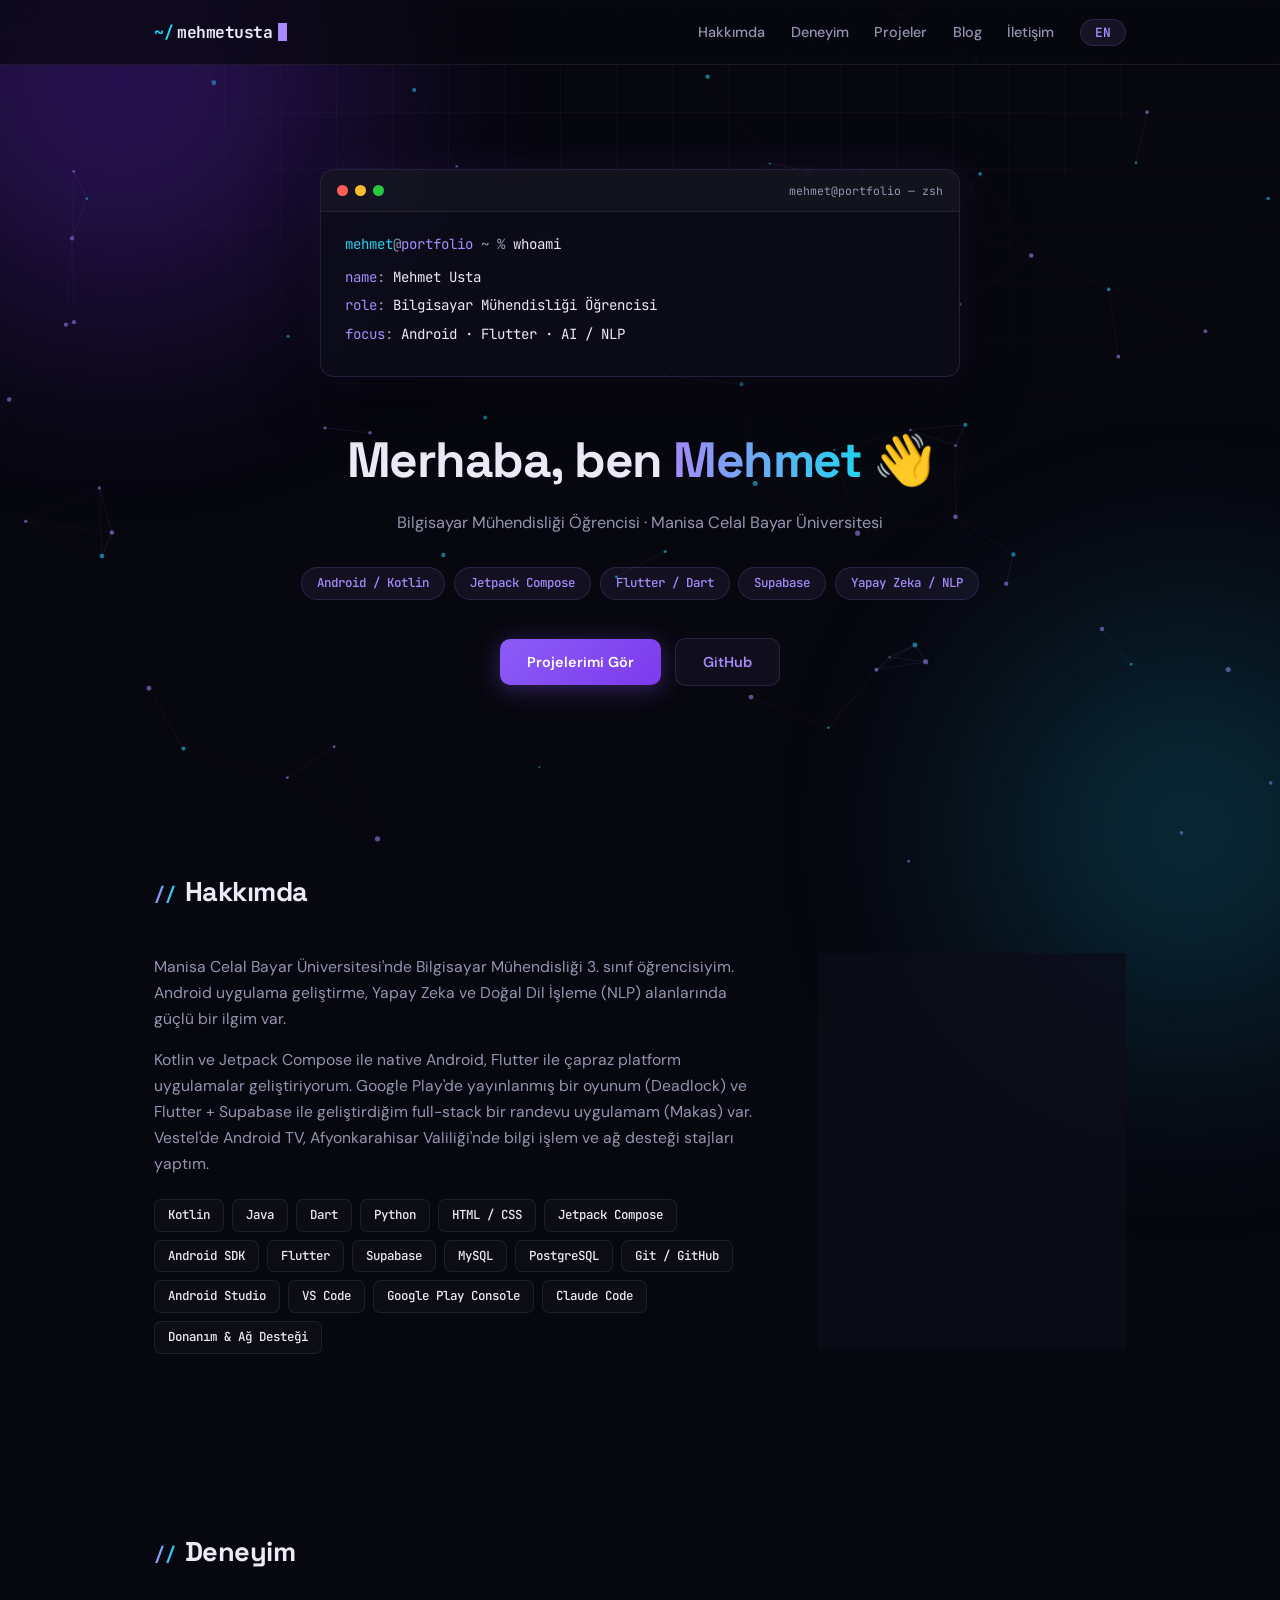
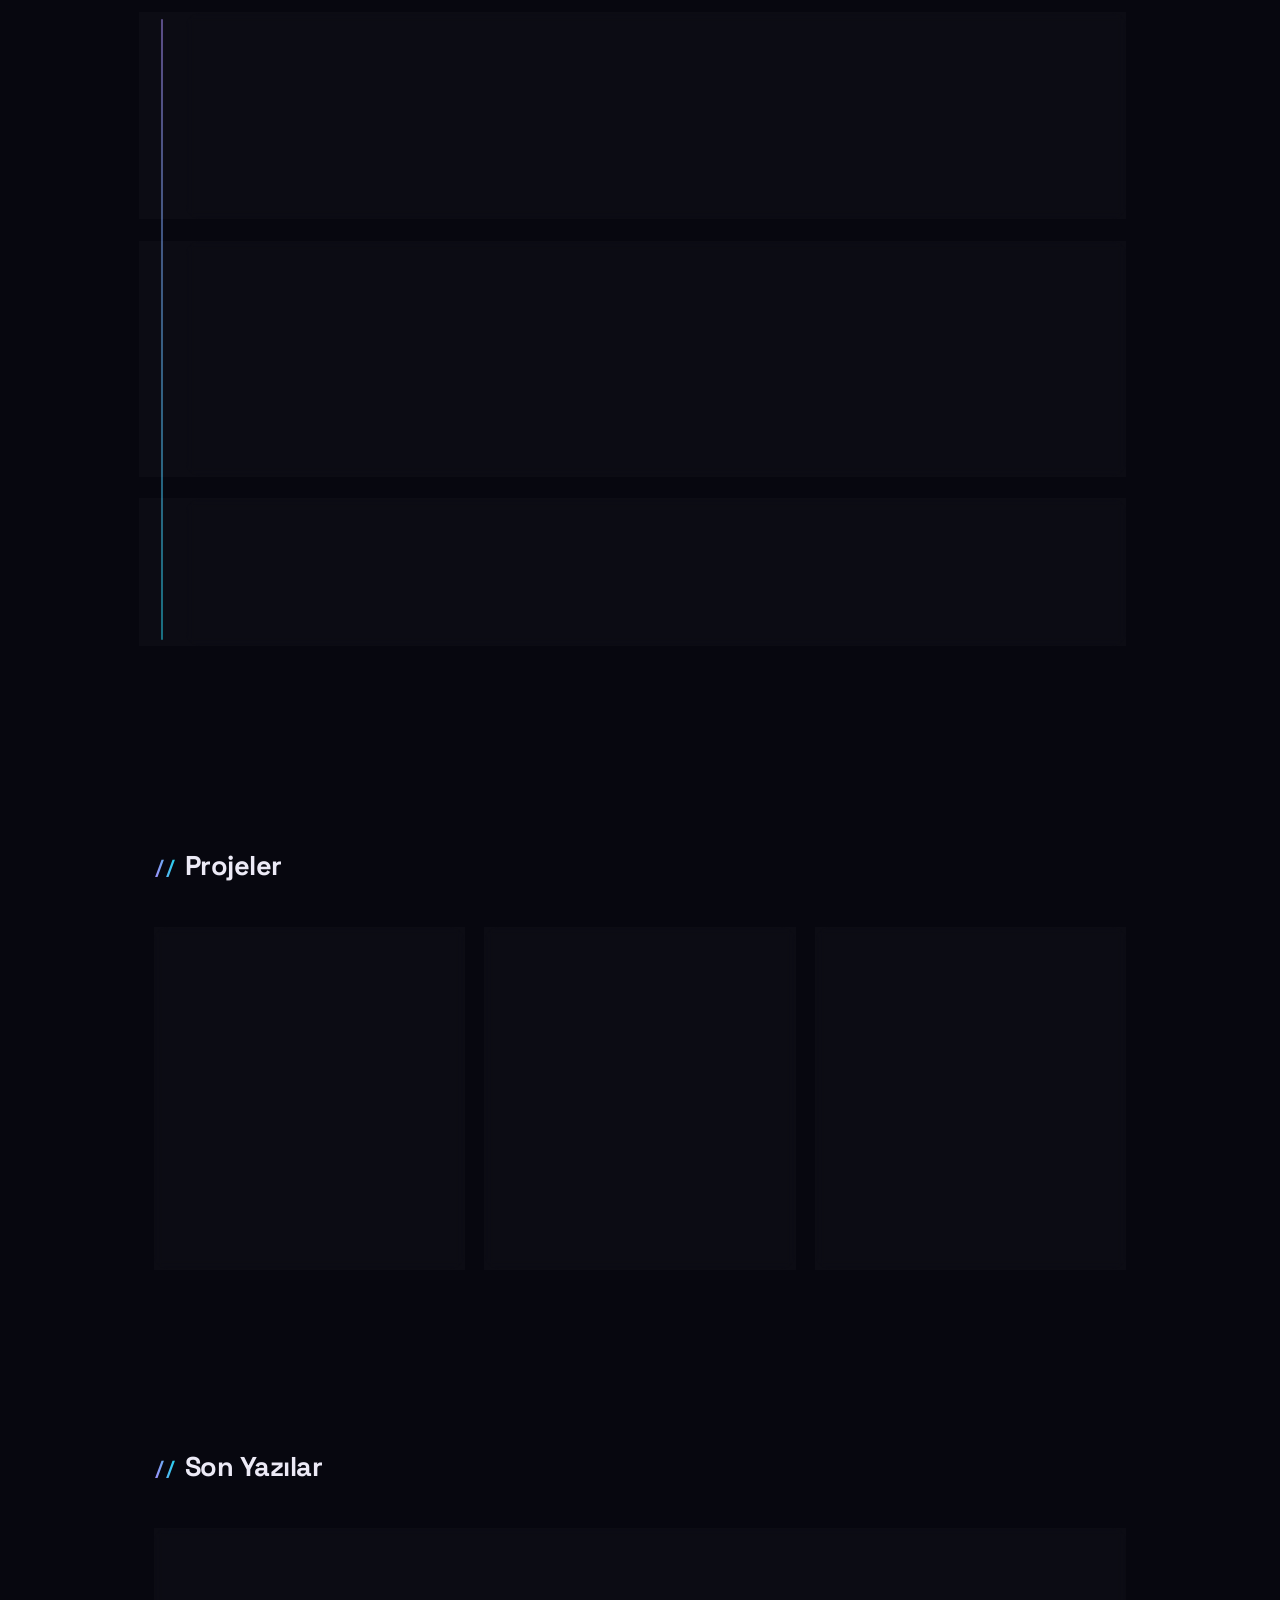
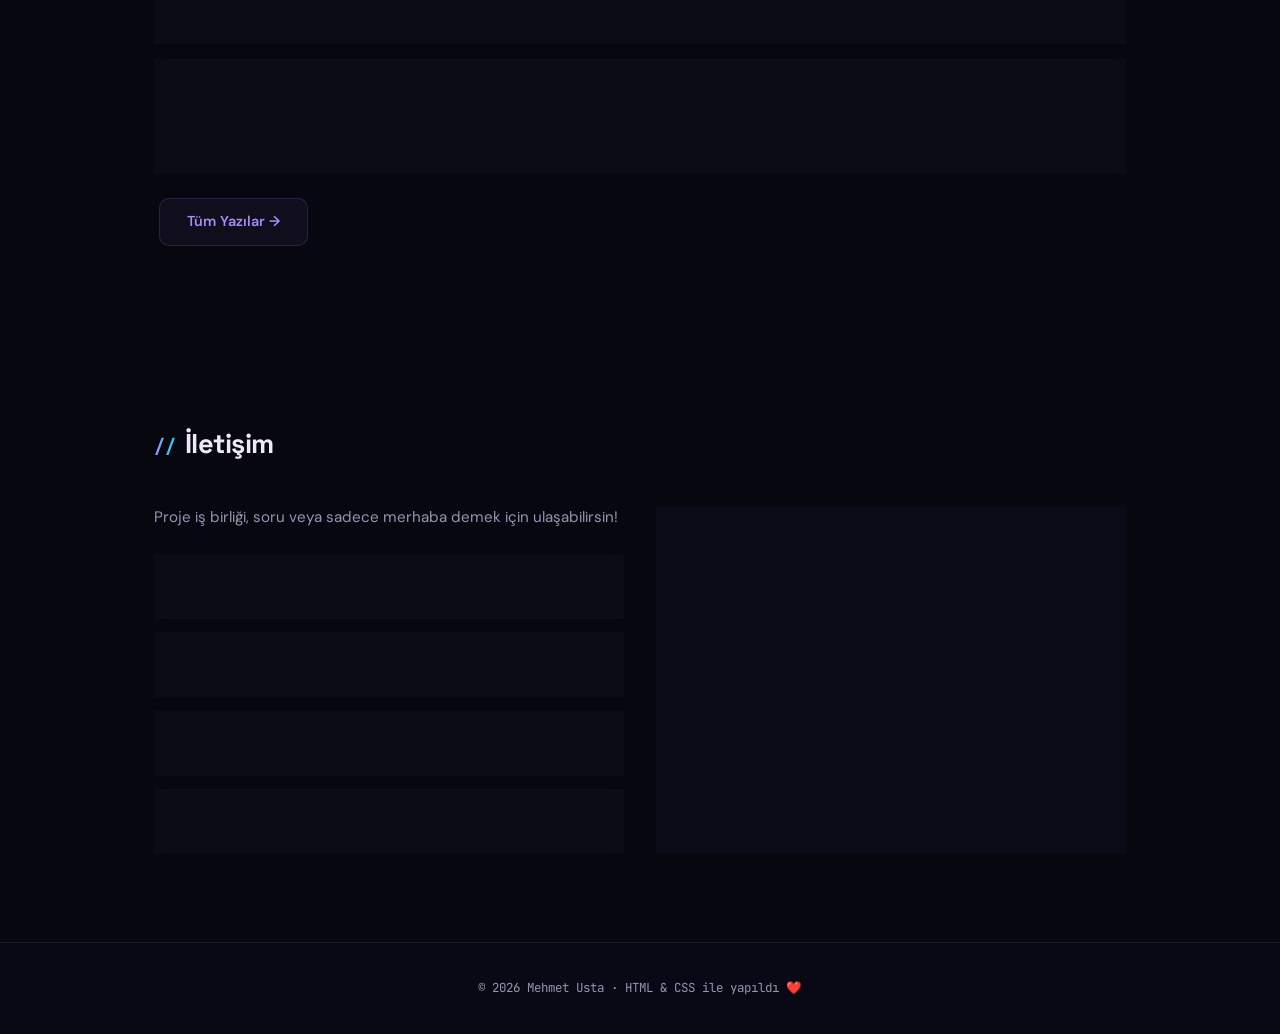
<file: index.html>
<!DOCTYPE html>
<html lang="tr" id="html-root">
<head>
    <meta charset="UTF-8">
    <meta name="viewport" content="width=device-width, initial-scale=1.0">
    <title>Mehmet Usta | Portfolio</title>
    <meta name="description" content="Mehmet Usta — Bilgisayar Mühendisliği Öğrencisi · Android, Kotlin, Flutter, Yapay Zeka / NLP">
    <link rel="preconnect" href="https://fonts.googleapis.com">
    <link rel="preconnect" href="https://fonts.gstatic.com" crossorigin>
    <link href="https://fonts.googleapis.com/css2?family=Space+Grotesk:wght@500;700&family=DM+Sans:wght@400;500;600;700&family=JetBrains+Mono:wght@400;500;700&display=swap" rel="stylesheet">
    <link rel="stylesheet" href="style.css">
</head>
<body>

<!-- Animated background -->
<canvas id="bg-canvas"></canvas>
<div class="bg-grid"></div>
<div class="bg-orb orb-1"></div>
<div class="bg-orb orb-2"></div>

<nav>
    <div class="nav-inner">
        <a href="index.html" class="nav-logo">mehmetusta</a>
        <ul class="nav-links">
            <li><a href="#about" data-tr="Hakkımda" data-en="About">Hakkımda</a></li>
            <li><a href="#experience" data-tr="Deneyim" data-en="Experience">Deneyim</a></li>
            <li><a href="#projects" data-tr="Projeler" data-en="Projects">Projeler</a></li>
            <li><a href="blog.html">Blog</a></li>
            <li><a href="#contact" data-tr="İletişim" data-en="Contact">İletişim</a></li>
            <li><button class="lang-btn" onclick="toggleLang()" id="lang-btn">EN</button></li>
        </ul>
    </div>
</nav>

<!-- HERO -->
<section class="hero">
    <div class="container">

        <div class="terminal reveal visible">
            <div class="terminal-bar">
                <span class="terminal-dot red"></span>
                <span class="terminal-dot yellow"></span>
                <span class="terminal-dot green"></span>
                <span class="terminal-title">mehmet@portfolio — zsh</span>
            </div>
            <div class="terminal-body">
                <div class="terminal-line">
                    <span class="prompt-user">mehmet</span><span class="prompt-sign">@</span><span class="prompt-path">portfolio</span><span class="prompt-sign"> ~ %</span>
                    <span class="cmd" id="typed-cmd"></span>
                </div>
                <div class="terminal-output" id="terminal-output">
                    <div class="terminal-line"><span style="color:var(--primary)">name</span><span class="prompt-sign">:</span> <span class="cmd">Mehmet Usta</span></div>
                    <div class="terminal-line"><span style="color:var(--primary)">role</span><span class="prompt-sign">:</span> <span class="cmd" data-tr="Bilgisayar Mühendisliği Öğrencisi" data-en="Computer Engineering Student">Bilgisayar Mühendisliği Öğrencisi</span></div>
                    <div class="terminal-line"><span style="color:var(--primary)">focus</span><span class="prompt-sign">:</span> <span class="cmd">Android · Flutter · AI / NLP</span></div>
                </div>
            </div>
        </div>

        <h1>
            <span data-tr="Merhaba, ben " data-en="Hi, I'm ">Merhaba, ben </span><span class="highlight">Mehmet</span> 👋
        </h1>
        <p class="subtitle" data-tr="Bilgisayar Mühendisliği Öğrencisi · Manisa Celal Bayar Üniversitesi" data-en="Computer Engineering Student · Manisa Celal Bayar University">Bilgisayar Mühendisliği Öğrencisi · Manisa Celal Bayar Üniversitesi</p>
        <div class="hero-tags">
            <span class="tag">Android / Kotlin</span>
            <span class="tag">Jetpack Compose</span>
            <span class="tag">Flutter / Dart</span>
            <span class="tag">Supabase</span>
            <span class="tag" data-tr="Yapay Zeka / NLP" data-en="AI / NLP">Yapay Zeka / NLP</span>
        </div>
        <div>
            <a href="#projects" class="btn btn-primary" data-tr="Projelerimi Gör" data-en="See Projects">Projelerimi Gör</a>
            <a href="https://github.com/mehmetusta03" class="btn btn-outline" target="_blank">GitHub</a>
        </div>
    </div>
</section>

<!-- ABOUT -->
<section id="about">
    <div class="container">
        <h2 class="section-title reveal" data-tr="Hakkımda" data-en="About Me">Hakkımda</h2>
        <div class="about-grid">
            <div class="about-text reveal reveal-d1">
                <p data-tr="Manisa Celal Bayar Üniversitesi'nde Bilgisayar Mühendisliği 3. sınıf öğrencisiyim. Android uygulama geliştirme, Yapay Zeka ve Doğal Dil İşleme (NLP) alanlarında güçlü bir ilgim var."
                   data-en="I am a 3rd year Computer Engineering student at Manisa Celal Bayar University with a strong interest in Android application development, Artificial Intelligence, and Natural Language Processing (NLP).">
                    Manisa Celal Bayar Üniversitesi'nde Bilgisayar Mühendisliği 3. sınıf öğrencisiyim. Android uygulama geliştirme, Yapay Zeka ve Doğal Dil İşleme (NLP) alanlarında güçlü bir ilgim var.
                </p>
                <p data-tr="Kotlin ve Jetpack Compose ile native Android, Flutter ile çapraz platform uygulamalar geliştiriyorum. Google Play'de yayınlanmış bir oyunum (Deadlock) ve Flutter + Supabase ile geliştirdiğim full-stack bir randevu uygulamam (Makas) var. Vestel'de Android TV, Afyonkarahisar Valiliği'nde bilgi işlem ve ağ desteği stajları yaptım."
                   data-en="I build native Android apps with Kotlin and Jetpack Compose and cross-platform apps with Flutter. I have a game published on Google Play (Deadlock) and a full-stack appointment app built with Flutter + Supabase (Makas). I completed internships in Android TV development at Vestel and in IT &amp; network support at Afyonkarahisar Governorship.">
                    Kotlin ve Jetpack Compose ile native Android, Flutter ile çapraz platform uygulamalar geliştiriyorum. Google Play'de yayınlanmış bir oyunum (Deadlock) ve Flutter + Supabase ile geliştirdiğim full-stack bir randevu uygulamam (Makas) var. Vestel'de Android TV, Afyonkarahisar Valiliği'nde bilgi işlem ve ağ desteği stajları yaptım.
                </p>
                <div class="skills-list">
                    <span class="skill-tag">Kotlin</span>
                    <span class="skill-tag">Java</span>
                    <span class="skill-tag">Dart</span>
                    <span class="skill-tag">Python</span>
                    <span class="skill-tag">HTML / CSS</span>
                    <span class="skill-tag">Jetpack Compose</span>
                    <span class="skill-tag">Android SDK</span>
                    <span class="skill-tag">Flutter</span>
                    <span class="skill-tag">Supabase</span>
                    <span class="skill-tag">MySQL</span>
                    <span class="skill-tag">PostgreSQL</span>
                    <span class="skill-tag">Git / GitHub</span>
                    <span class="skill-tag">Android Studio</span>
                    <span class="skill-tag">VS Code</span>
                    <span class="skill-tag">Google Play Console</span>
                    <span class="skill-tag">Claude Code</span>
                    <span class="skill-tag" data-tr="Donanım &amp; Ağ Desteği" data-en="Hardware &amp; Network Support">Donanım &amp; Ağ Desteği</span>
                </div>
            </div>
            <div class="info-box reveal reveal-d2">
                <div class="terminal-bar">
                    <span class="terminal-dot red"></span>
                    <span class="terminal-dot yellow"></span>
                    <span class="terminal-dot green"></span>
                    <span class="terminal-title">info.json</span>
                </div>
                <div class="info-box-body">
                    <div class="info-item">
                        <span class="info-label" data-tr="Okul" data-en="University">Okul</span>
                        <span>Manisa Celal Bayar Üniversitesi</span>
                    </div>
                    <div class="info-item">
                        <span class="info-label" data-tr="Bölüm" data-en="Major">Bölüm</span>
                        <span data-tr="Bilgisayar Mühendisliği" data-en="Computer Engineering">Bilgisayar Mühendisliği</span>
                    </div>
                    <div class="info-item">
                        <span class="info-label">GPA</span>
                        <span>2.81 / 4.00</span>
                    </div>
                    <div class="info-item">
                        <span class="info-label" data-tr="Staj" data-en="Internship">Staj</span>
                        <span data-tr="Vestel · Afyonkarahisar Valiliği" data-en="Vestel · Afyonkarahisar Governorship">Vestel · Afyonkarahisar Valiliği</span>
                    </div>
                    <div class="info-item">
                        <span class="info-label" data-tr="Ödül" data-en="Award">Ödül</span>
                        <span>🥇 MedHack 2025 — 1.</span>
                    </div>
                    <div class="info-item">
                        <span class="info-label" data-tr="Şehir" data-en="Location">Şehir</span>
                        <span>Afyonkarahisar, Türkiye</span>
                    </div>
                    <div class="info-item">
                        <span class="info-label" data-tr="Dil" data-en="Languages">Dil</span>
                        <span data-tr="Türkçe (Ana dil) · İngilizce B1" data-en="Turkish (Native) · English B1">Türkçe (Ana dil) · İngilizce B1</span>
                    </div>
                </div>
            </div>
        </div>
    </div>
</section>

<!-- EXPERIENCE -->
<section id="experience">
    <div class="container">
        <h2 class="section-title reveal" data-tr="Deneyim" data-en="Experience">Deneyim</h2>

        <div class="timeline">
            <div class="exp-card reveal reveal-d1">
                <div class="exp-header">
                    <div>
                        <div class="exp-title" data-tr="Bilgi İşlem Stajyeri" data-en="IT Intern">Bilgi İşlem Stajyeri</div>
                        <div class="exp-company" data-tr="Afyonkarahisar Valiliği – Bilgi İşlem · Afyonkarahisar" data-en="Afyonkarahisar Governorship – IT Department · Afyonkarahisar">Afyonkarahisar Valiliği – Bilgi İşlem · Afyonkarahisar</div>
                    </div>
                    <span class="exp-date" data-tr="Tem – Ağu 2026" data-en="Jul – Aug 2026">Tem – Ağu 2026</span>
                </div>
                <ul class="exp-list">
                    <li data-tr="Kurum bilgisayarlarında donanım ve yazılım arızalarını tespit ederek teknik destek verdim." data-en="Provided technical support for institutional computers, diagnosing hardware and software faults.">Kurum bilgisayarlarında donanım ve yazılım arızalarını tespit ederek teknik destek verdim.</li>
                    <li data-tr="Donanım parçalarını değiştirip yükselttim; işletim sistemi kurulumu ve format işlemleri yaptım." data-en="Replaced and upgraded hardware components; performed OS installations and formatting.">Donanım parçalarını değiştirip yükselttim; işletim sistemi kurulumu ve format işlemleri yaptım.</li>
                    <li data-tr="Yerel ağ ve internet bağlantı sorunlarını giderdim." data-en="Troubleshot local network and internet connectivity issues.">Yerel ağ ve internet bağlantı sorunlarını giderdim.</li>
                </ul>
            </div>

            <div class="exp-card reveal reveal-d2">
                <div class="exp-header">
                    <div>
                        <div class="exp-title" data-tr="Yazılım Geliştirme Stajyeri" data-en="Software Development Intern">Yazılım Geliştirme Stajyeri</div>
                        <div class="exp-company">Vestel · İzmir, Türkiye</div>
                    </div>
                    <span class="exp-date" data-tr="Haz – Eyl 2025" data-en="Jun – Sep 2025">Haz – Eyl 2025</span>
                </div>
                <ul class="exp-list">
                    <li data-tr="Kotlin ve Jetpack Compose kullanarak Android uygulama geliştirme süreçlerine katıldım." data-en="Participated in Android application development processes using Kotlin and Jetpack Compose.">Kotlin ve Jetpack Compose kullanarak Android uygulama geliştirme süreçlerine katıldım.</li>
                    <li data-tr="Android Studio'da kullanıcı odaklı arayüzler geliştirdim." data-en="Developed user-oriented interfaces in Android Studio.">Android Studio'da kullanıcı odaklı arayüzler geliştirdim.</li>
                    <li data-tr="Android TV platformu uygulamaları üzerinde çalıştım ve TV uygulama geliştirme deneyimi kazandım." data-en="Worked on Android TV platform applications and gained experience in TV app development.">Android TV platformu uygulamaları üzerinde çalıştım ve TV uygulama geliştirme deneyimi kazandım.</li>
                    <li data-tr="Yazılım mimarisi, UI tasarımı ve modern Android geliştirme konularında pratik bilgi kazandım." data-en="Improved practical knowledge in software architecture, UI design, and modern Android development.">Yazılım mimarisi, UI tasarımı ve modern Android geliştirme konularında pratik bilgi kazandım.</li>
                </ul>
            </div>

            <div class="exp-card reveal reveal-d3">
                <div class="exp-header">
                    <div>
                        <div class="exp-title" data-tr="Gönüllü" data-en="Volunteer">Gönüllü</div>
                        <div class="exp-company">Ege Career Fair</div>
                    </div>
                    <span class="exp-date">2025</span>
                </div>
                <ul class="exp-list">
                    <li data-tr="Etkinlik organizasyonu ve koordinasyon faaliyetlerine destek verdim." data-en="Assisted in event organization and coordination activities.">Etkinlik organizasyonu ve koordinasyon faaliyetlerine destek verdim.</li>
                </ul>
            </div>
        </div>

    </div>
</section>

<!-- PROJECTS -->
<section id="projects">
    <div class="container">
        <h2 class="section-title reveal" data-tr="Projeler" data-en="Projects">Projeler</h2>
        <div class="projects-grid">

            <div class="project-card reveal reveal-d1">
                <h3 data-tr="🧩 Deadlock — Sokoban Bulmaca Oyunu" data-en="🧩 Deadlock — Sokoban Puzzle Game">🧩 Deadlock — Sokoban Bulmaca Oyunu</h3>
                <p data-tr="Oyun motoru kullanmadan, tamamen saf Flutter widget'larıyla geliştirdiğim Sokoban tarzı bulmaca oyunu. Kapalı test (alfa), inceleme ve yayın dahil tüm süreci yönetip Google Play'de yayınladım." data-en="A Sokoban-style puzzle game built entirely with pure Flutter widgets, without a game engine. I managed the full release cycle — closed (alpha) testing, review and launch — and published it on Google Play.">Oyun motoru kullanmadan, tamamen saf Flutter widget'larıyla geliştirdiğim Sokoban tarzı bulmaca oyunu. Kapalı test (alfa), inceleme ve yayın dahil tüm süreci yönetip Google Play'de yayınladım.</p>
                <div class="project-tags">
                    <span class="project-tag">Flutter</span>
                    <span class="project-tag">Dart</span>
                    <span class="project-tag">Google Play</span>
                </div>
                <a href="https://play.google.com/store/apps/details?id=com.mehmetusta.deadlock" target="_blank" rel="noopener" class="project-link" data-tr="Google Play'de Gör →" data-en="View on Google Play →">Google Play'de Gör →</a>
            </div>

            <div class="project-card reveal reveal-d2">
                <h3 data-tr="✂️ Makas — Berber Randevu Uygulaması" data-en="✂️ Makas — Barber Appointment App">✂️ Makas — Berber Randevu Uygulaması</h3>
                <p data-tr="Müşteri ve berber için ayrı arayüzleri olan full-stack randevu uygulaması. Çok personelli salon yapısı, çalışma saatlerinden otomatik slot üretimi, çifte rezervasyon engeli, personel bazlı puanlama ve berberler için istatistik paneli." data-en="A full-stack appointment app with separate customer and barber interfaces. Multi-staff salons, automatic slot generation from working hours, double-booking prevention, per-staff ratings and a statistics dashboard for barbers.">Müşteri ve berber için ayrı arayüzleri olan full-stack randevu uygulaması. Çok personelli salon yapısı, çalışma saatlerinden otomatik slot üretimi, çifte rezervasyon engeli, personel bazlı puanlama ve berberler için istatistik paneli.</p>
                <div class="project-tags">
                    <span class="project-tag">Flutter</span>
                    <span class="project-tag">Dart</span>
                    <span class="project-tag">Supabase</span>
                    <span class="project-tag">PostgreSQL</span>
                </div>
            </div>

            <div class="project-card reveal reveal-d3">
                <h3 data-tr="📺 Smart TV Uygulama Projesi" data-en="📺 Smart TV Application Project">📺 Smart TV Uygulama Projesi</h3>
                <p data-tr="Vestel stajımda kullanıcı dostu bir Android TV uygulamasının geliştirilmesine katkı sağladım. TV arayüz tasarımı, kumanda ile gezinme ve büyük ekran kullanıcı deneyimi üzerine çalıştım." data-en="Contributed to a user-friendly Android TV app during my Vestel internship. Worked on TV interface design, remote-control navigation and large-screen UX.">Vestel stajımda kullanıcı dostu bir Android TV uygulamasının geliştirilmesine katkı sağladım. TV arayüz tasarımı, kumanda ile gezinme ve büyük ekran kullanıcı deneyimi üzerine çalıştım.</p>
                <div class="project-tags">
                    <span class="project-tag">Kotlin</span>
                    <span class="project-tag">Jetpack Compose</span>
                    <span class="project-tag">Android TV</span>
                    <span class="project-tag">Android Studio</span>
                </div>
            </div>

        </div>
    </div>
</section>

<!-- BLOG -->
<section id="blog">
    <div class="container">
        <h2 class="section-title reveal" data-tr="Son Yazılar" data-en="Latest Posts">Son Yazılar</h2>
        <div class="blog-list">

            <a href="blog.html#medhack" class="blog-card reveal reveal-d1">
                <div class="blog-date">
                    <strong>20</strong>
                    <span data-tr="Mar 2025" data-en="Mar 2025">Mar 2025</span>
                </div>
                <div class="blog-info">
                    <h3 data-tr="MedHack Deneyimi: Birinci Olmak 🥇" data-en="MedHack Experience: Winning 1st Place 🥇">MedHack Deneyimi: Birinci Olmak 🥇</h3>
                    <p data-tr="Google'ın MedGemma modelini tamamen cihaz üzerinde çalıştırdık. Jüri, gizlilik odaklı mimariyi birinci sıraya taşıdı." data-en="We deployed Google's MedGemma entirely on-device. Judges awarded 1st place for privacy-first architecture.">Google'ın MedGemma modelini tamamen cihaz üzerinde çalıştırdık. Jüri, gizlilik odaklı mimariyi birinci sıraya taşıdı.</p>
                </div>
            </a>

            <a href="blog.html#vestel" class="blog-card reveal reveal-d2">
                <div class="blog-date">
                    <strong>09</strong>
                    <span data-tr="Eyl 2025" data-en="Sep 2025">Eyl 2025</span>
                </div>
                <div class="blog-info">
                    <h3 data-tr="Vestel Staj Deneyimi" data-en="Vestel Internship Experience">Vestel Staj Deneyimi</h3>
                    <p data-tr="Kotlin ve Jetpack Compose ile Android TV geliştirirken neler öğrendim." data-en="What I learned developing Android TV apps with Kotlin and Jetpack Compose at Vestel.">Kotlin ve Jetpack Compose ile Android TV geliştirirken neler öğrendim.</p>
                </div>
            </a>

        </div>
        <div style="margin-top:1.5rem;">
            <a href="blog.html" class="btn btn-outline" data-tr="Tüm Yazılar →" data-en="All Posts →">Tüm Yazılar →</a>
        </div>
    </div>
</section>

<!-- CONTACT -->
<section id="contact">
    <div class="container">
        <h2 class="section-title reveal" data-tr="İletişim" data-en="Contact">İletişim</h2>
        <div class="contact-grid">
            <div class="reveal reveal-d1">
                <p class="contact-intro"
                   data-tr="Proje iş birliği, soru veya sadece merhaba demek için ulaşabilirsin!"
                   data-en="Feel free to reach out for collaborations, questions, or just to say hi!">
                    Proje iş birliği, soru veya sadece merhaba demek için ulaşabilirsin!
                </p>
                <div class="contact-links">
                    <a href="mailto:mehmetustasb@gmail.com" class="contact-link">
                        <span>📧</span> mehmetustasb@gmail.com
                    </a>
                    <a href="tel:+905464043852" class="contact-link">
                        <span>📞</span> +90 546 404 38 52
                    </a>
                    <a href="https://github.com/mehmetusta03" target="_blank" class="contact-link">
                        <span>🐙</span> github.com/mehmetusta03
                    </a>
                    <a href="https://linkedin.com/in/mehmet-usta-14046a340" target="_blank" class="contact-link">
                        <span>💼</span> linkedin.com/in/mehmet-usta-14046a340
                    </a>
                </div>
            </div>
            <div class="contact-summary reveal reveal-d2">
                <p>
                    🎓 Manisa Celal Bayar Üniversitesi<br>
                    🏛️ <span data-tr="Afyonkarahisar Valiliği — Bilgi İşlem Stajyeri" data-en="Afyonkarahisar Governorship — IT Intern">Afyonkarahisar Valiliği — Bilgi İşlem Stajyeri</span><br>
                    🏭 Vestel — <span data-tr="Yazılım Geliştirme Stajyeri" data-en="Software Development Intern">Yazılım Geliştirme Stajyeri</span><br>
                    📱 Deadlock — <span data-tr="Google Play'de yayında" data-en="Live on Google Play">Google Play'de yayında</span><br>
                    🥇 MedHack 2025 — <span data-tr="1. lik" data-en="1st Place">1. lik</span><br>
                    📍 Afyonkarahisar, Türkiye
                </p>
            </div>
        </div>
    </div>
</section>

<footer>
    <p class="footer-mono" data-tr="© 2026 Mehmet Usta · HTML & CSS ile yapıldı ❤️" data-en="© 2026 Mehmet Usta · Built with HTML & CSS ❤️">© 2026 Mehmet Usta · HTML & CSS ile yapıldı ❤️</p>
</footer>

<script>
/* ---------- Language toggle ---------- */
let lang = 'tr';
function toggleLang() {
    lang = lang === 'tr' ? 'en' : 'tr';
    document.getElementById('lang-btn').textContent = lang === 'tr' ? 'EN' : 'TR';
    document.getElementById('html-root').lang = lang;
    document.querySelectorAll('[data-tr]').forEach(el => {
        el.textContent = el.getAttribute('data-' + lang);
    });
}

/* ---------- Reduced motion check ---------- */
const reducedMotion = window.matchMedia('(prefers-reduced-motion: reduce)').matches;

/* ---------- Terminal typing effect ---------- */
(function () {
    const cmdEl = document.getElementById('typed-cmd');
    const outEl = document.getElementById('terminal-output');
    if (!cmdEl || !outEl) return;
    const cmd = ' whoami';
    if (reducedMotion) {
        cmdEl.textContent = cmd;
        cmdEl.classList.add('done');
        outEl.classList.add('show');
        return;
    }
    let i = 0;
    setTimeout(function type() {
        if (i < cmd.length) {
            cmdEl.textContent += cmd[i++];
            setTimeout(type, 90 + Math.random() * 70);
        } else {
            cmdEl.classList.add('done');
            setTimeout(() => outEl.classList.add('show'), 250);
        }
    }, 500);
})();

/* ---------- Scroll reveal ---------- */
(function () {
    const els = document.querySelectorAll('.reveal');
    if (reducedMotion || !('IntersectionObserver' in window)) {
        els.forEach(el => el.classList.add('visible'));
        return;
    }
    const io = new IntersectionObserver(entries => {
        entries.forEach(e => {
            if (e.isIntersecting) {
                e.target.classList.add('visible');
                io.unobserve(e.target);
            }
        });
    }, { threshold: 0.12 });
    els.forEach(el => io.observe(el));
})();

/* ---------- Particle network background ---------- */
(function () {
    const canvas = document.getElementById('bg-canvas');
    if (!canvas || reducedMotion) return;
    const ctx = canvas.getContext('2d');
    let w, h, particles;
    const mouse = { x: null, y: null };
    const LINK_DIST = 130;
    const MOUSE_DIST = 170;

    function resize() {
        w = canvas.width = window.innerWidth;
        h = canvas.height = window.innerHeight;
        const count = Math.min(90, Math.floor((w * h) / 16000));
        particles = Array.from({ length: count }, () => ({
            x: Math.random() * w,
            y: Math.random() * h,
            vx: (Math.random() - 0.5) * 0.35,
            vy: (Math.random() - 0.5) * 0.35,
            r: 1 + Math.random() * 1.6,
            hue: Math.random() < 0.5 ? '167,139,250' : '34,211,238'
        }));
    }

    window.addEventListener('resize', resize);
    window.addEventListener('mousemove', e => { mouse.x = e.clientX; mouse.y = e.clientY; });
    window.addEventListener('mouseout', () => { mouse.x = null; mouse.y = null; });
    resize();

    function frame() {
        ctx.clearRect(0, 0, w, h);
        for (const p of particles) {
            p.x += p.vx;
            p.y += p.vy;
            if (p.x < 0 || p.x > w) p.vx *= -1;
            if (p.y < 0 || p.y > h) p.vy *= -1;
            ctx.beginPath();
            ctx.arc(p.x, p.y, p.r, 0, Math.PI * 2);
            ctx.fillStyle = 'rgba(' + p.hue + ',0.55)';
            ctx.fill();
        }
        for (let i = 0; i < particles.length; i++) {
            const a = particles[i];
            for (let j = i + 1; j < particles.length; j++) {
                const b = particles[j];
                const dx = a.x - b.x, dy = a.y - b.y;
                const d = Math.hypot(dx, dy);
                if (d < LINK_DIST) {
                    ctx.beginPath();
                    ctx.moveTo(a.x, a.y);
                    ctx.lineTo(b.x, b.y);
                    ctx.strokeStyle = 'rgba(167,139,250,' + (0.14 * (1 - d / LINK_DIST)) + ')';
                    ctx.lineWidth = 1;
                    ctx.stroke();
                }
            }
            if (mouse.x !== null) {
                const dm = Math.hypot(a.x - mouse.x, a.y - mouse.y);
                if (dm < MOUSE_DIST) {
                    ctx.beginPath();
                    ctx.moveTo(a.x, a.y);
                    ctx.lineTo(mouse.x, mouse.y);
                    ctx.strokeStyle = 'rgba(34,211,238,' + (0.22 * (1 - dm / MOUSE_DIST)) + ')';
                    ctx.lineWidth = 1;
                    ctx.stroke();
                }
            }
        }
        requestAnimationFrame(frame);
    }
    requestAnimationFrame(frame);
})();
</script>

</body>
</html>
</file>
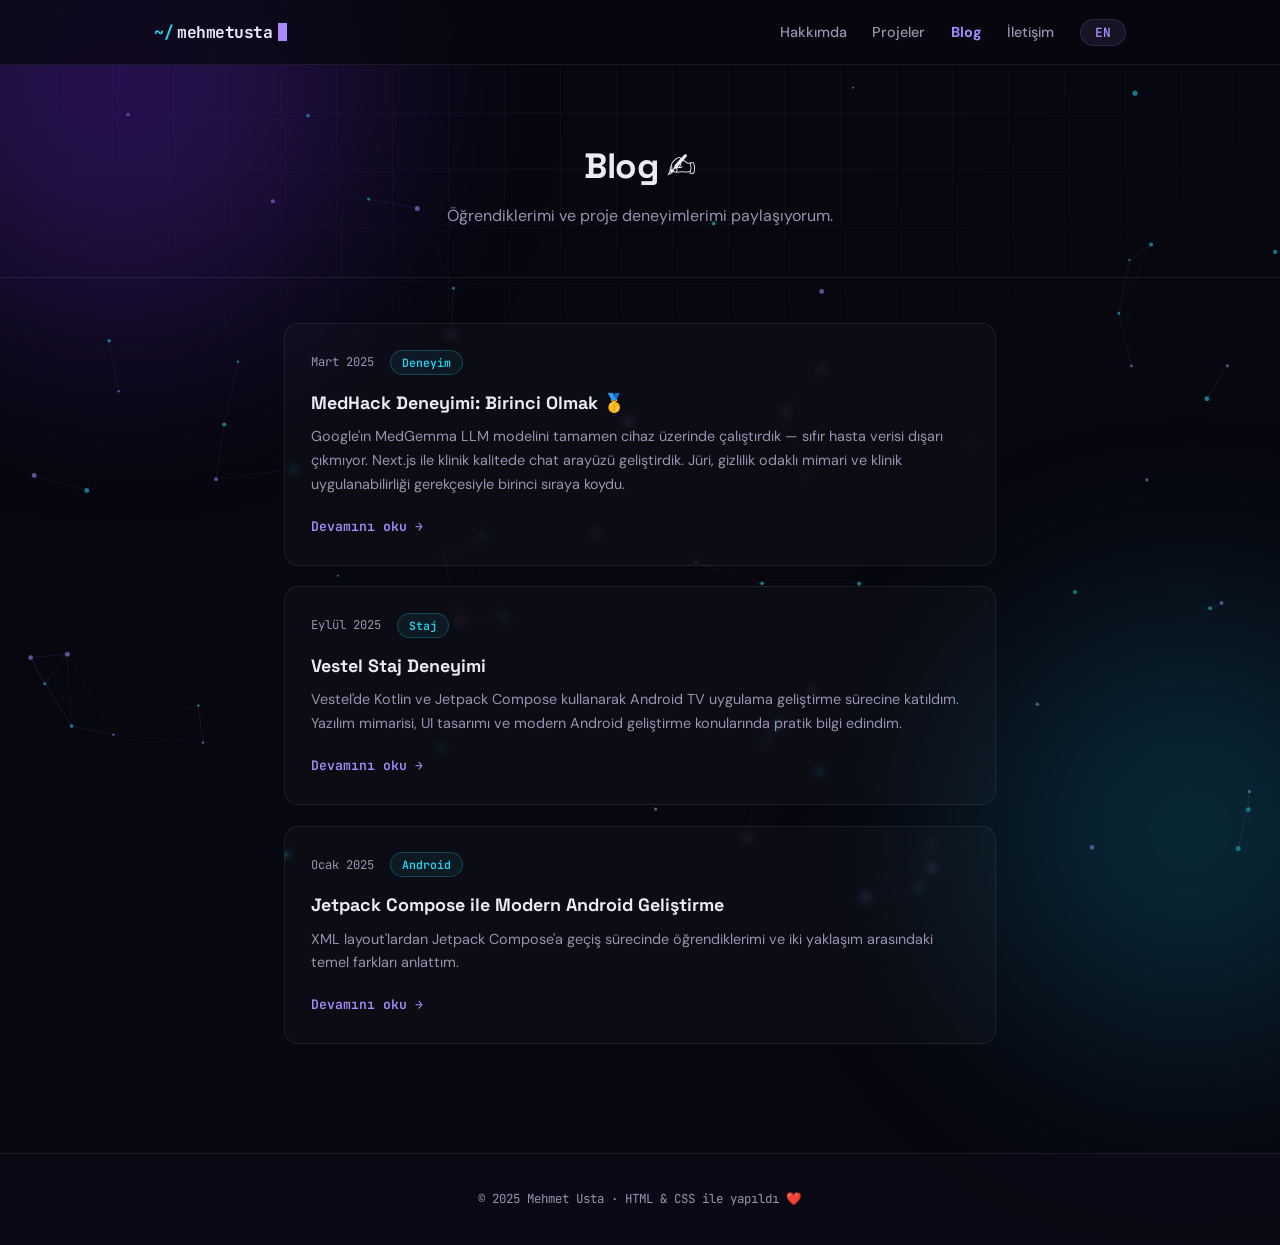
<file: blog.html>
<!DOCTYPE html>
<html lang="tr" id="html-root">
<head>
    <meta charset="UTF-8">
    <meta name="viewport" content="width=device-width, initial-scale=1.0">
    <title>Blog | Mehmet Usta</title>
    <link rel="preconnect" href="https://fonts.googleapis.com">
    <link rel="preconnect" href="https://fonts.gstatic.com" crossorigin>
    <link href="https://fonts.googleapis.com/css2?family=Space+Grotesk:wght@500;700&family=DM+Sans:wght@400;500;600;700&family=JetBrains+Mono:wght@400;500;700&display=swap" rel="stylesheet">
    <link rel="stylesheet" href="style.css">
</head>
<body>

<!-- Animated background -->
<canvas id="bg-canvas"></canvas>
<div class="bg-grid"></div>
<div class="bg-orb orb-1"></div>
<div class="bg-orb orb-2"></div>

<nav>
    <div class="nav-inner">
        <a href="index.html" class="nav-logo">mehmetusta</a>
        <ul class="nav-links">
            <li><a href="index.html#about" data-tr="Hakkımda" data-en="About">Hakkımda</a></li>
            <li><a href="index.html#projects" data-tr="Projeler" data-en="Projects">Projeler</a></li>
            <li><a href="blog.html" style="color:var(--primary);font-weight:700;">Blog</a></li>
            <li><a href="index.html#contact" data-tr="İletişim" data-en="Contact">İletişim</a></li>
            <li><button class="lang-btn" onclick="toggleLang()" id="lang-btn">EN</button></li>
        </ul>
    </div>
</nav>

<div class="blog-page-header">
    <div class="container">
        <h1>Blog ✍️</h1>
        <p data-tr="Öğrendiklerimi ve proje deneyimlerimi paylaşıyorum." data-en="Sharing what I learn and my project experiences.">Öğrendiklerimi ve proje deneyimlerimi paylaşıyorum.</p>
    </div>
</div>

<div class="blog-full-list">

    <div class="blog-post-card reveal" id="medhack">
        <div class="blog-post-meta">
            <span class="blog-post-date">Mart 2025</span>
            <span class="blog-post-category" data-tr="Deneyim" data-en="Experience">Deneyim</span>
        </div>
        <h2 data-tr="MedHack Deneyimi: Birinci Olmak 🥇" data-en="MedHack Experience: Winning 1st Place 🥇">MedHack Deneyimi: Birinci Olmak 🥇</h2>
        <p data-tr="Google'ın MedGemma LLM modelini tamamen cihaz üzerinde çalıştırdık — sıfır hasta verisi dışarı çıkmıyor. Next.js ile klinik kalitede chat arayüzü geliştirdik. Jüri, gizlilik odaklı mimari ve klinik uygulanabilirliği gerekçesiyle birinci sıraya koydu."
           data-en="We deployed Google's MedGemma LLM entirely on-device — zero patient data leaves the machine. Built a clinical-grade chat UI with Next.js. Judges awarded 1st place citing privacy-first architecture and practical clinical applicability.">
            Google'ın MedGemma LLM modelini tamamen cihaz üzerinde çalıştırdık — sıfır hasta verisi dışarı çıkmıyor. Next.js ile klinik kalitede chat arayüzü geliştirdik. Jüri, gizlilik odaklı mimari ve klinik uygulanabilirliği gerekçesiyle birinci sıraya koydu.
        </p>
        <a href="#" class="read-more" data-tr="Devamını oku →" data-en="Read more →">Devamını oku →</a>
    </div>

    <div class="blog-post-card reveal reveal-d1" id="vestel">
        <div class="blog-post-meta">
            <span class="blog-post-date" data-tr="Eylül 2025" data-en="September 2025">Eylül 2025</span>
            <span class="blog-post-category" data-tr="Staj" data-en="Internship">Staj</span>
        </div>
        <h2 data-tr="Vestel Staj Deneyimi" data-en="Vestel Internship Experience">Vestel Staj Deneyimi</h2>
        <p data-tr="Vestel'de Kotlin ve Jetpack Compose kullanarak Android TV uygulama geliştirme sürecine katıldım. Yazılım mimarisi, UI tasarımı ve modern Android geliştirme konularında pratik bilgi edindim."
           data-en="At Vestel, I joined the Android TV app development process using Kotlin and Jetpack Compose. Gained practical knowledge in software architecture, UI design, and modern Android development.">
            Vestel'de Kotlin ve Jetpack Compose kullanarak Android TV uygulama geliştirme sürecine katıldım. Yazılım mimarisi, UI tasarımı ve modern Android geliştirme konularında pratik bilgi edindim.
        </p>
        <a href="#" class="read-more" data-tr="Devamını oku →" data-en="Read more →">Devamını oku →</a>
    </div>

    <div class="blog-post-card reveal reveal-d2" id="android">
        <div class="blog-post-meta">
            <span class="blog-post-date" data-tr="Ocak 2025" data-en="January 2025">Ocak 2025</span>
            <span class="blog-post-category">Android</span>
        </div>
        <h2 data-tr="Jetpack Compose ile Modern Android Geliştirme" data-en="Modern Android Development with Jetpack Compose">Jetpack Compose ile Modern Android Geliştirme</h2>
        <p data-tr="XML layout'lardan Jetpack Compose'a geçiş sürecinde öğrendiklerimi ve iki yaklaşım arasındaki temel farkları anlattım."
           data-en="What I learned transitioning from XML layouts to Jetpack Compose, and the key differences between the two approaches.">
            XML layout'lardan Jetpack Compose'a geçiş sürecinde öğrendiklerimi ve iki yaklaşım arasındaki temel farkları anlattım.
        </p>
        <a href="#" class="read-more" data-tr="Devamını oku →" data-en="Read more →">Devamını oku →</a>
    </div>

</div>

<footer>
    <p class="footer-mono" data-tr="© 2025 Mehmet Usta · HTML & CSS ile yapıldı ❤️" data-en="© 2025 Mehmet Usta · Built with HTML & CSS ❤️">© 2025 Mehmet Usta · HTML & CSS ile yapıldı ❤️</p>
</footer>

<script>
let lang = 'tr';
function toggleLang() {
    lang = lang === 'tr' ? 'en' : 'tr';
    document.getElementById('lang-btn').textContent = lang === 'tr' ? 'EN' : 'TR';
    document.getElementById('html-root').lang = lang;
    document.querySelectorAll('[data-tr]').forEach(el => {
        el.textContent = el.getAttribute('data-' + lang);
    });
}

const reducedMotion = window.matchMedia('(prefers-reduced-motion: reduce)').matches;

/* Scroll reveal */
(function () {
    const els = document.querySelectorAll('.reveal');
    if (reducedMotion || !('IntersectionObserver' in window)) {
        els.forEach(el => el.classList.add('visible'));
        return;
    }
    const io = new IntersectionObserver(entries => {
        entries.forEach(e => {
            if (e.isIntersecting) {
                e.target.classList.add('visible');
                io.unobserve(e.target);
            }
        });
    }, { threshold: 0.12 });
    els.forEach(el => io.observe(el));
})();

/* Particle network background */
(function () {
    const canvas = document.getElementById('bg-canvas');
    if (!canvas || reducedMotion) return;
    const ctx = canvas.getContext('2d');
    let w, h, particles;
    const mouse = { x: null, y: null };
    const LINK_DIST = 130;
    const MOUSE_DIST = 170;

    function resize() {
        w = canvas.width = window.innerWidth;
        h = canvas.height = window.innerHeight;
        const count = Math.min(90, Math.floor((w * h) / 16000));
        particles = Array.from({ length: count }, () => ({
            x: Math.random() * w,
            y: Math.random() * h,
            vx: (Math.random() - 0.5) * 0.35,
            vy: (Math.random() - 0.5) * 0.35,
            r: 1 + Math.random() * 1.6,
            hue: Math.random() < 0.5 ? '167,139,250' : '34,211,238'
        }));
    }

    window.addEventListener('resize', resize);
    window.addEventListener('mousemove', e => { mouse.x = e.clientX; mouse.y = e.clientY; });
    window.addEventListener('mouseout', () => { mouse.x = null; mouse.y = null; });
    resize();

    function frame() {
        ctx.clearRect(0, 0, w, h);
        for (const p of particles) {
            p.x += p.vx;
            p.y += p.vy;
            if (p.x < 0 || p.x > w) p.vx *= -1;
            if (p.y < 0 || p.y > h) p.vy *= -1;
            ctx.beginPath();
            ctx.arc(p.x, p.y, p.r, 0, Math.PI * 2);
            ctx.fillStyle = 'rgba(' + p.hue + ',0.55)';
            ctx.fill();
        }
        for (let i = 0; i < particles.length; i++) {
            const a = particles[i];
            for (let j = i + 1; j < particles.length; j++) {
                const b = particles[j];
                const dx = a.x - b.x, dy = a.y - b.y;
                const d = Math.hypot(dx, dy);
                if (d < LINK_DIST) {
                    ctx.beginPath();
                    ctx.moveTo(a.x, a.y);
                    ctx.lineTo(b.x, b.y);
                    ctx.strokeStyle = 'rgba(167,139,250,' + (0.14 * (1 - d / LINK_DIST)) + ')';
                    ctx.lineWidth = 1;
                    ctx.stroke();
                }
            }
            if (mouse.x !== null) {
                const dm = Math.hypot(a.x - mouse.x, a.y - mouse.y);
                if (dm < MOUSE_DIST) {
                    ctx.beginPath();
                    ctx.moveTo(a.x, a.y);
                    ctx.lineTo(mouse.x, mouse.y);
                    ctx.strokeStyle = 'rgba(34,211,238,' + (0.22 * (1 - dm / MOUSE_DIST)) + ')';
                    ctx.lineWidth = 1;
                    ctx.stroke();
                }
            }
        }
        requestAnimationFrame(frame);
    }
    requestAnimationFrame(frame);
})();
</script>

</body>
</html>
</file>
<file: style.css>
/* ============================================================
   Mehmet Usta — Portfolio v2
   Dark IDE / terminal aesthetic · violet + cyan dual accent
   ============================================================ */

* {
    margin: 0;
    padding: 0;
    box-sizing: border-box;
}

:root {
    --bg: #07070f;
    --bg-elev: #0d0d1a;
    --card: rgba(255, 255, 255, 0.025);
    --card-hover: rgba(167, 139, 250, 0.06);
    --primary: #a78bfa;
    --primary-strong: #8b5cf6;
    --accent: #22d3ee;
    --text: #eceaf6;
    --muted: #9694b0;
    --border: rgba(167, 139, 250, 0.16);
    --border-soft: rgba(255, 255, 255, 0.07);
    --glow: rgba(139, 92, 246, 0.35);
    --font-display: 'Space Grotesk', system-ui, sans-serif;
    --font-body: 'DM Sans', 'Segoe UI', system-ui, sans-serif;
    --font-mono: 'JetBrains Mono', 'Cascadia Code', Consolas, monospace;
}

html {
    scroll-behavior: smooth;
}

body {
    font-family: var(--font-body);
    color: var(--text);
    background: var(--bg);
    line-height: 1.65;
    overflow-x: hidden;
}

::selection {
    background: rgba(139, 92, 246, 0.4);
    color: #fff;
}

/* ---------- Animated background layers ---------- */
#bg-canvas {
    position: fixed;
    inset: 0;
    width: 100%;
    height: 100%;
    z-index: 0;
    pointer-events: none;
}

.bg-grid {
    position: fixed;
    inset: 0;
    z-index: 0;
    pointer-events: none;
    background-image:
        linear-gradient(rgba(167, 139, 250, 0.045) 1px, transparent 1px),
        linear-gradient(90deg, rgba(167, 139, 250, 0.045) 1px, transparent 1px);
    background-size: 56px 56px;
    mask-image: radial-gradient(ellipse 90% 70% at 50% 0%, black 30%, transparent 75%);
    -webkit-mask-image: radial-gradient(ellipse 90% 70% at 50% 0%, black 30%, transparent 75%);
}

.bg-orb {
    position: fixed;
    border-radius: 50%;
    filter: blur(110px);
    opacity: 0.32;
    z-index: 0;
    pointer-events: none;
    animation: orbFloat 16s ease-in-out infinite alternate;
}

.bg-orb.orb-1 {
    width: 480px;
    height: 480px;
    background: #6d28d9;
    top: -160px;
    left: -120px;
}

.bg-orb.orb-2 {
    width: 420px;
    height: 420px;
    background: #0e7490;
    bottom: -140px;
    right: -120px;
    animation-delay: -8s;
}

@keyframes orbFloat {
    from { transform: translate(0, 0) scale(1); }
    to   { transform: translate(60px, 40px) scale(1.15); }
}

/* everything real sits above the background */
nav, section, footer, .blog-page-header, .blog-full-list {
    position: relative;
    z-index: 1;
}

/* ---------- NAV ---------- */
nav {
    position: sticky;
    top: 0;
    background: rgba(7, 7, 15, 0.72);
    backdrop-filter: blur(14px);
    -webkit-backdrop-filter: blur(14px);
    border-bottom: 1px solid var(--border-soft);
    z-index: 100;
}

.nav-inner {
    max-width: 1020px;
    margin: 0 auto;
    padding: 0 1.5rem;
    display: flex;
    justify-content: space-between;
    align-items: center;
    height: 64px;
}

.nav-logo {
    font-family: var(--font-mono);
    font-weight: 700;
    font-size: 1.02rem;
    color: var(--text);
    text-decoration: none;
    letter-spacing: -0.5px;
    display: flex;
    align-items: center;
    gap: 2px;
}

.nav-logo::before {
    content: '~/';
    color: var(--accent);
    margin-right: 2px;
}

.nav-logo::after {
    content: '';
    display: inline-block;
    width: 9px;
    height: 1.1em;
    margin-left: 4px;
    background: var(--primary);
    animation: blink 1.1s steps(1) infinite;
}

@keyframes blink {
    50% { opacity: 0; }
}

.nav-links {
    list-style: none;
    display: flex;
    gap: 1.6rem;
    align-items: center;
}

.nav-links a {
    text-decoration: none;
    color: var(--muted);
    font-size: 0.9rem;
    font-weight: 500;
    transition: color 0.2s;
    position: relative;
}

.nav-links a::after {
    content: '';
    position: absolute;
    left: 0;
    bottom: -6px;
    width: 100%;
    height: 2px;
    border-radius: 2px;
    background: linear-gradient(90deg, var(--primary), var(--accent));
    transform: scaleX(0);
    transform-origin: left;
    transition: transform 0.25s ease;
}

.nav-links a:hover {
    color: var(--text);
}

.nav-links a:hover::after {
    transform: scaleX(1);
}

.lang-btn {
    font-family: var(--font-mono);
    background: rgba(167, 139, 250, 0.1);
    border: 1px solid var(--border);
    color: var(--primary);
    padding: 4px 14px;
    border-radius: 999px;
    cursor: pointer;
    font-size: 0.8rem;
    font-weight: 600;
    transition: all 0.2s;
}

.lang-btn:hover {
    background: var(--primary-strong);
    border-color: var(--primary-strong);
    color: #fff;
    box-shadow: 0 0 18px var(--glow);
}

/* ---------- LAYOUT ---------- */
.container {
    max-width: 1020px;
    margin: 0 auto;
    padding: 0 1.5rem;
}

section {
    padding: 5.5rem 0;
}

/* ---------- SECTION TITLE ---------- */
.section-title {
    font-family: var(--font-display);
    font-size: 1.7rem;
    font-weight: 700;
    margin-bottom: 2.4rem;
    color: var(--text);
    letter-spacing: -0.5px;
    display: inline-flex;
    align-items: baseline;
    gap: 0.6rem;
}

.section-title::before {
    content: '//';
    font-family: var(--font-mono);
    font-size: 1.15rem;
    font-weight: 700;
    background: linear-gradient(90deg, var(--primary), var(--accent));
    -webkit-background-clip: text;
    background-clip: text;
    color: transparent;
}

/* ---------- HERO ---------- */
.hero {
    padding: 6.5rem 0 6rem;
    text-align: center;
    position: relative;
    z-index: 1;
}

.terminal {
    max-width: 640px;
    margin: 0 auto 2.6rem;
    background: rgba(13, 13, 26, 0.82);
    border: 1px solid var(--border);
    border-radius: 14px;
    box-shadow: 0 18px 60px rgba(0, 0, 0, 0.55), 0 0 40px rgba(139, 92, 246, 0.12);
    overflow: hidden;
    text-align: left;
    backdrop-filter: blur(6px);
    -webkit-backdrop-filter: blur(6px);
}

.terminal-bar {
    display: flex;
    align-items: center;
    gap: 7px;
    padding: 11px 16px;
    background: rgba(255, 255, 255, 0.03);
    border-bottom: 1px solid var(--border-soft);
}

.terminal-dot {
    width: 11px;
    height: 11px;
    border-radius: 50%;
}

.terminal-dot.red    { background: #ff5f57; }
.terminal-dot.yellow { background: #febc2e; }
.terminal-dot.green  { background: #28c840; }

.terminal-title {
    font-family: var(--font-mono);
    font-size: 0.72rem;
    color: var(--muted);
    margin-left: auto;
}

.terminal-body {
    padding: 1.3rem 1.5rem 1.5rem;
    font-family: var(--font-mono);
    font-size: 0.88rem;
}

.terminal-line {
    color: var(--muted);
    margin-bottom: 0.35rem;
    word-break: break-word;
}

.prompt-user  { color: var(--accent); }
.prompt-path  { color: var(--primary); }
.prompt-sign  { color: var(--muted); }
.cmd          { color: var(--text); }

#typed-cmd::after {
    content: '▊';
    color: var(--primary);
    animation: blink 1s steps(1) infinite;
    margin-left: 1px;
}

#typed-cmd.done::after {
    content: '';
}

.terminal-output {
    margin-top: 0.6rem;
    opacity: 0;
    transform: translateY(6px);
    transition: opacity 0.5s ease, transform 0.5s ease;
}

.terminal-output.show {
    opacity: 1;
    transform: none;
}

.hero h1 {
    font-family: var(--font-display);
    font-size: clamp(2.1rem, 5.5vw, 3.1rem);
    font-weight: 700;
    margin-bottom: 0.6rem;
    letter-spacing: -1.5px;
}

.hero h1 .highlight {
    background: linear-gradient(90deg, var(--primary) 0%, var(--accent) 100%);
    -webkit-background-clip: text;
    background-clip: text;
    color: transparent;
}

.hero .subtitle {
    font-size: 1.02rem;
    color: var(--muted);
    margin-bottom: 1.9rem;
}

.hero-tags {
    display: flex;
    gap: 0.55rem;
    justify-content: center;
    flex-wrap: wrap;
    margin-bottom: 2.4rem;
}

.tag {
    font-family: var(--font-mono);
    background: rgba(167, 139, 250, 0.08);
    color: var(--primary);
    border: 1px solid var(--border);
    padding: 5px 15px;
    border-radius: 999px;
    font-size: 0.78rem;
    font-weight: 500;
    transition: all 0.25s;
}

.tag:hover {
    border-color: var(--accent);
    color: var(--accent);
    box-shadow: 0 0 16px rgba(34, 211, 238, 0.25);
    transform: translateY(-2px);
}

/* ---------- BUTTONS ---------- */
.btn {
    display: inline-block;
    padding: 0.7rem 1.7rem;
    border-radius: 10px;
    text-decoration: none;
    font-size: 0.9rem;
    font-weight: 600;
    transition: all 0.25s;
    margin: 0 0.3rem;
}

.btn-primary {
    background: linear-gradient(135deg, var(--primary-strong), #7c3aed);
    color: #fff;
    box-shadow: 0 4px 24px var(--glow);
}

.btn-primary:hover {
    transform: translateY(-2px);
    box-shadow: 0 8px 32px rgba(139, 92, 246, 0.55);
}

.btn-outline {
    border: 1px solid var(--border);
    color: var(--primary);
    background: rgba(167, 139, 250, 0.06);
}

.btn-outline:hover {
    border-color: var(--primary);
    color: #fff;
    background: rgba(139, 92, 246, 0.25);
    transform: translateY(-2px);
    box-shadow: 0 0 20px rgba(139, 92, 246, 0.25);
}

/* ---------- ABOUT ---------- */
.about-grid {
    display: grid;
    grid-template-columns: 2fr 1fr;
    gap: 3rem;
    align-items: start;
}

.about-text p {
    color: var(--muted);
    margin-bottom: 1rem;
    font-size: 0.98rem;
}

.skills-list {
    display: flex;
    flex-wrap: wrap;
    gap: 0.5rem;
    margin-top: 1.4rem;
}

.skill-tag {
    font-family: var(--font-mono);
    background: var(--card);
    border: 1px solid var(--border-soft);
    padding: 5px 13px;
    border-radius: 7px;
    font-size: 0.78rem;
    color: var(--text);
    font-weight: 500;
    transition: all 0.2s;
}

.skill-tag:hover {
    border-color: var(--primary);
    color: var(--primary);
    background: rgba(167, 139, 250, 0.08);
    box-shadow: 0 0 14px rgba(139, 92, 246, 0.2);
    transform: translateY(-2px);
}

.info-box {
    background: rgba(13, 13, 26, 0.8);
    border: 1px solid var(--border);
    border-radius: 14px;
    overflow: hidden;
    backdrop-filter: blur(6px);
    -webkit-backdrop-filter: blur(6px);
}

.info-box .terminal-bar {
    border-radius: 0;
}

.info-box-body {
    padding: 1.25rem 1.35rem;
}

.info-item {
    display: flex;
    align-items: flex-start;
    gap: 0.75rem;
    margin-bottom: 0.85rem;
    font-size: 0.87rem;
}

.info-item:last-child { margin-bottom: 0; }

.info-label {
    font-family: var(--font-mono);
    color: var(--accent);
    min-width: 74px;
    font-size: 0.72rem;
    font-weight: 600;
    text-transform: uppercase;
    letter-spacing: 0.6px;
    padding-top: 3px;
}

/* ---------- EXPERIENCE (timeline) ---------- */
.timeline {
    position: relative;
    padding-left: 2rem;
}

.timeline::before {
    content: '';
    position: absolute;
    left: 7px;
    top: 6px;
    bottom: 6px;
    width: 2px;
    background: linear-gradient(180deg, var(--primary), var(--accent));
    opacity: 0.5;
    border-radius: 2px;
}

.exp-card {
    position: relative;
    background: var(--card);
    border: 1px solid var(--border-soft);
    border-radius: 14px;
    padding: 1.6rem;
    margin-bottom: 1.4rem;
    transition: all 0.3s;
    backdrop-filter: blur(4px);
    -webkit-backdrop-filter: blur(4px);
}

.exp-card::before {
    content: '';
    position: absolute;
    left: -2rem;
    top: 1.9rem;
    width: 12px;
    height: 12px;
    margin-left: 2px;
    border-radius: 50%;
    background: var(--bg);
    border: 3px solid var(--primary);
    box-shadow: 0 0 12px var(--glow);
}

.exp-card:hover {
    border-color: var(--border);
    background: var(--card-hover);
    transform: translateX(6px);
    box-shadow: 0 8px 32px rgba(0, 0, 0, 0.35);
}

.exp-header {
    display: flex;
    justify-content: space-between;
    align-items: flex-start;
    margin-bottom: 0.8rem;
    gap: 1rem;
}

.exp-title {
    font-family: var(--font-display);
    font-weight: 700;
    font-size: 1.05rem;
    color: var(--text);
}

.exp-company {
    color: var(--primary);
    font-size: 0.9rem;
    font-weight: 600;
}

.exp-date {
    font-family: var(--font-mono);
    font-size: 0.76rem;
    color: var(--accent);
    background: rgba(34, 211, 238, 0.07);
    padding: 4px 12px;
    border-radius: 999px;
    white-space: nowrap;
    border: 1px solid rgba(34, 211, 238, 0.25);
}

.exp-list {
    list-style: none;
    padding: 0;
}

.exp-list li {
    color: var(--muted);
    font-size: 0.89rem;
    padding: 3px 0 3px 1.2rem;
    position: relative;
}

.exp-list li::before {
    content: '>';
    font-family: var(--font-mono);
    color: var(--accent);
    position: absolute;
    left: 0;
    font-weight: 700;
}

/* ---------- PROJECTS ---------- */
.projects-grid {
    display: grid;
    grid-template-columns: repeat(auto-fill, minmax(280px, 1fr));
    gap: 1.3rem;
}

.project-card {
    position: relative;
    background: var(--card);
    border: 1px solid var(--border-soft);
    border-radius: 14px;
    padding: 1.5rem;
    transition: transform 0.3s, box-shadow 0.3s, border-color 0.3s, background 0.3s;
    overflow: hidden;
    backdrop-filter: blur(4px);
    -webkit-backdrop-filter: blur(4px);
}

.project-card::before {
    content: '';
    position: absolute;
    top: 0;
    left: 0;
    right: 0;
    height: 2px;
    background: linear-gradient(90deg, var(--primary), var(--accent));
    transform: scaleX(0);
    transform-origin: left;
    transition: transform 0.35s ease;
}

.project-card:hover::before {
    transform: scaleX(1);
}

.project-card:hover {
    border-color: var(--border);
    background: var(--card-hover);
    box-shadow: 0 14px 44px rgba(0, 0, 0, 0.45), 0 0 30px rgba(139, 92, 246, 0.12);
    transform: translateY(-6px);
}

.project-card h3 {
    font-family: var(--font-display);
    font-size: 1.02rem;
    font-weight: 700;
    margin-bottom: 0.55rem;
    color: var(--text);
}

.project-card p {
    color: var(--muted);
    font-size: 0.87rem;
    margin-bottom: 1.1rem;
    line-height: 1.55;
}

.project-tags {
    display: flex;
    gap: 0.4rem;
    flex-wrap: wrap;
}

.project-tag {
    font-family: var(--font-mono);
    background: rgba(167, 139, 250, 0.08);
    color: var(--primary);
    font-size: 0.72rem;
    padding: 3px 10px;
    border-radius: 6px;
    font-weight: 500;
    border: 1px solid var(--border);
}

/* ---------- BLOG (home list) ---------- */
.blog-list {
    display: flex;
    flex-direction: column;
    gap: 1rem;
}

.blog-card {
    display: flex;
    align-items: center;
    gap: 1.5rem;
    padding: 1.3rem;
    background: var(--card);
    border: 1px solid var(--border-soft);
    border-radius: 14px;
    text-decoration: none;
    color: inherit;
    transition: all 0.25s;
    backdrop-filter: blur(4px);
    -webkit-backdrop-filter: blur(4px);
}

.blog-card:hover {
    border-color: var(--border);
    background: var(--card-hover);
    transform: translateX(6px);
    box-shadow: 0 6px 24px rgba(0, 0, 0, 0.35);
}

.blog-date {
    font-family: var(--font-mono);
    font-size: 0.72rem;
    color: var(--muted);
    min-width: 82px;
    text-align: center;
    background: rgba(167, 139, 250, 0.07);
    padding: 0.65rem;
    border-radius: 10px;
    border: 1px solid var(--border);
}

.blog-date strong {
    display: block;
    font-size: 1.6rem;
    background: linear-gradient(135deg, var(--primary), var(--accent));
    -webkit-background-clip: text;
    background-clip: text;
    color: transparent;
    line-height: 1.15;
    font-weight: 700;
}

.blog-info h3 {
    font-family: var(--font-display);
    font-size: 0.99rem;
    font-weight: 700;
    margin-bottom: 0.25rem;
    color: var(--text);
}

.blog-info p {
    font-size: 0.85rem;
    color: var(--muted);
}

/* ---------- CONTACT ---------- */
.contact-grid {
    display: grid;
    grid-template-columns: 1fr 1fr;
    gap: 2rem;
}

.contact-intro {
    color: var(--muted);
    margin-bottom: 1.5rem;
    font-size: 0.95rem;
}

.contact-links {
    display: flex;
    flex-direction: column;
    gap: 0.9rem;
}

.contact-link {
    display: flex;
    align-items: center;
    gap: 1rem;
    padding: 0.95rem 1.25rem;
    background: var(--card);
    border: 1px solid var(--border-soft);
    border-radius: 12px;
    text-decoration: none;
    color: var(--text);
    transition: all 0.22s;
    font-size: 0.88rem;
    backdrop-filter: blur(4px);
    -webkit-backdrop-filter: blur(4px);
}

.contact-link:hover {
    border-color: var(--primary);
    color: var(--primary);
    background: rgba(167, 139, 250, 0.07);
    transform: translateX(5px);
    box-shadow: 0 0 18px rgba(139, 92, 246, 0.15);
}

.contact-link span {
    font-size: 1.2rem;
}

.contact-summary {
    background: rgba(13, 13, 26, 0.8);
    border: 1px solid var(--border);
    border-radius: 14px;
    padding: 1.6rem;
    backdrop-filter: blur(6px);
    -webkit-backdrop-filter: blur(6px);
}

.contact-summary p {
    font-size: 0.9rem;
    color: var(--text);
    line-height: 2.3;
}

/* ---------- FOOTER ---------- */
footer {
    text-align: center;
    padding: 2.2rem;
    border-top: 1px solid var(--border-soft);
    color: var(--muted);
    font-size: 0.85rem;
    background: rgba(13, 13, 26, 0.6);
}

footer .footer-mono {
    font-family: var(--font-mono);
    font-size: 0.78rem;
}

/* ---------- SCROLL REVEAL ---------- */
.reveal {
    opacity: 0;
    transform: translateY(26px);
    transition: opacity 0.7s ease, transform 0.7s ease;
}

.reveal.visible {
    opacity: 1;
    transform: none;
}

.reveal-d1 { transition-delay: 0.08s; }
.reveal-d2 { transition-delay: 0.16s; }
.reveal-d3 { transition-delay: 0.24s; }

/* ---------- BLOG PAGE ---------- */
.blog-page-header {
    padding: 4.5rem 0 3rem;
    text-align: center;
    border-bottom: 1px solid var(--border-soft);
}

.blog-page-header h1 {
    font-family: var(--font-display);
    font-size: 2.2rem;
    font-weight: 700;
    margin-bottom: 0.5rem;
    letter-spacing: -0.5px;
}

.blog-page-header p {
    color: var(--muted);
}

.blog-full-list {
    max-width: 760px;
    margin: 0 auto;
    padding: 2.8rem 1.5rem 5.5rem;
}

.blog-post-card {
    position: relative;
    background: var(--card);
    border: 1px solid var(--border-soft);
    border-radius: 14px;
    padding: 1.6rem;
    margin-bottom: 1.3rem;
    transition: all 0.3s;
    overflow: hidden;
    backdrop-filter: blur(4px);
    -webkit-backdrop-filter: blur(4px);
}

.blog-post-card::before {
    content: '';
    position: absolute;
    top: 0;
    left: 0;
    bottom: 0;
    width: 2px;
    background: linear-gradient(180deg, var(--primary), var(--accent));
    transform: scaleY(0);
    transform-origin: top;
    transition: transform 0.35s ease;
}

.blog-post-card:hover::before {
    transform: scaleY(1);
}

.blog-post-card:hover {
    border-color: var(--border);
    background: var(--card-hover);
    box-shadow: 0 10px 36px rgba(0, 0, 0, 0.4);
    transform: translateY(-4px);
}

.blog-post-meta {
    display: flex;
    gap: 1rem;
    align-items: center;
    margin-bottom: 0.8rem;
}

.blog-post-date {
    font-family: var(--font-mono);
    font-size: 0.76rem;
    color: var(--muted);
}

.blog-post-category {
    font-family: var(--font-mono);
    font-size: 0.72rem;
    background: rgba(34, 211, 238, 0.07);
    color: var(--accent);
    border: 1px solid rgba(34, 211, 238, 0.25);
    padding: 2px 11px;
    border-radius: 999px;
    font-weight: 600;
}

.blog-post-card h2 {
    font-family: var(--font-display);
    font-size: 1.12rem;
    font-weight: 700;
    margin-bottom: 0.5rem;
    color: var(--text);
}

.blog-post-card p {
    color: var(--muted);
    font-size: 0.9rem;
    margin-bottom: 1rem;
}

.read-more {
    font-family: var(--font-mono);
    color: var(--primary);
    text-decoration: none;
    font-size: 0.82rem;
    font-weight: 600;
    transition: color 0.2s;
}

.read-more:hover {
    color: var(--accent);
}

/* ---------- REDUCED MOTION ---------- */
@media (prefers-reduced-motion: reduce) {
    html { scroll-behavior: auto; }
    *, *::before, *::after {
        animation-duration: 0.01ms !important;
        animation-iteration-count: 1 !important;
        transition-duration: 0.01ms !important;
    }
    .reveal { opacity: 1; transform: none; }
    #bg-canvas { display: none; }
}

/* ---------- RESPONSIVE ---------- */
@media (max-width: 640px) {
    .hero { padding: 4.5rem 0 4rem; }
    .hero h1 { font-size: 1.9rem; }
    .about-grid { grid-template-columns: 1fr; gap: 2rem; }
    .contact-grid { grid-template-columns: 1fr; }
    .nav-links { gap: 0.9rem; }
    .nav-links a { font-size: 0.82rem; }
    .exp-header { flex-direction: column; gap: 0.5rem; }
    .terminal-body { font-size: 0.78rem; padding: 1.1rem 1.1rem 1.25rem; }
    .timeline { padding-left: 1.6rem; }
    .exp-card::before { left: -1.6rem; }
    section { padding: 4rem 0; }
}

/* ---------- PROJECT LINK ---------- */
.project-link {
    display: inline-block;
    margin-top: 0.9rem;
    font-family: var(--font-mono);
    font-size: 0.78rem;
    font-weight: 600;
    color: var(--accent);
    text-decoration: none;
    transition: color 0.2s ease, transform 0.2s ease;
}
.project-link:hover { color: var(--primary); transform: translateX(4px); }
</file>
